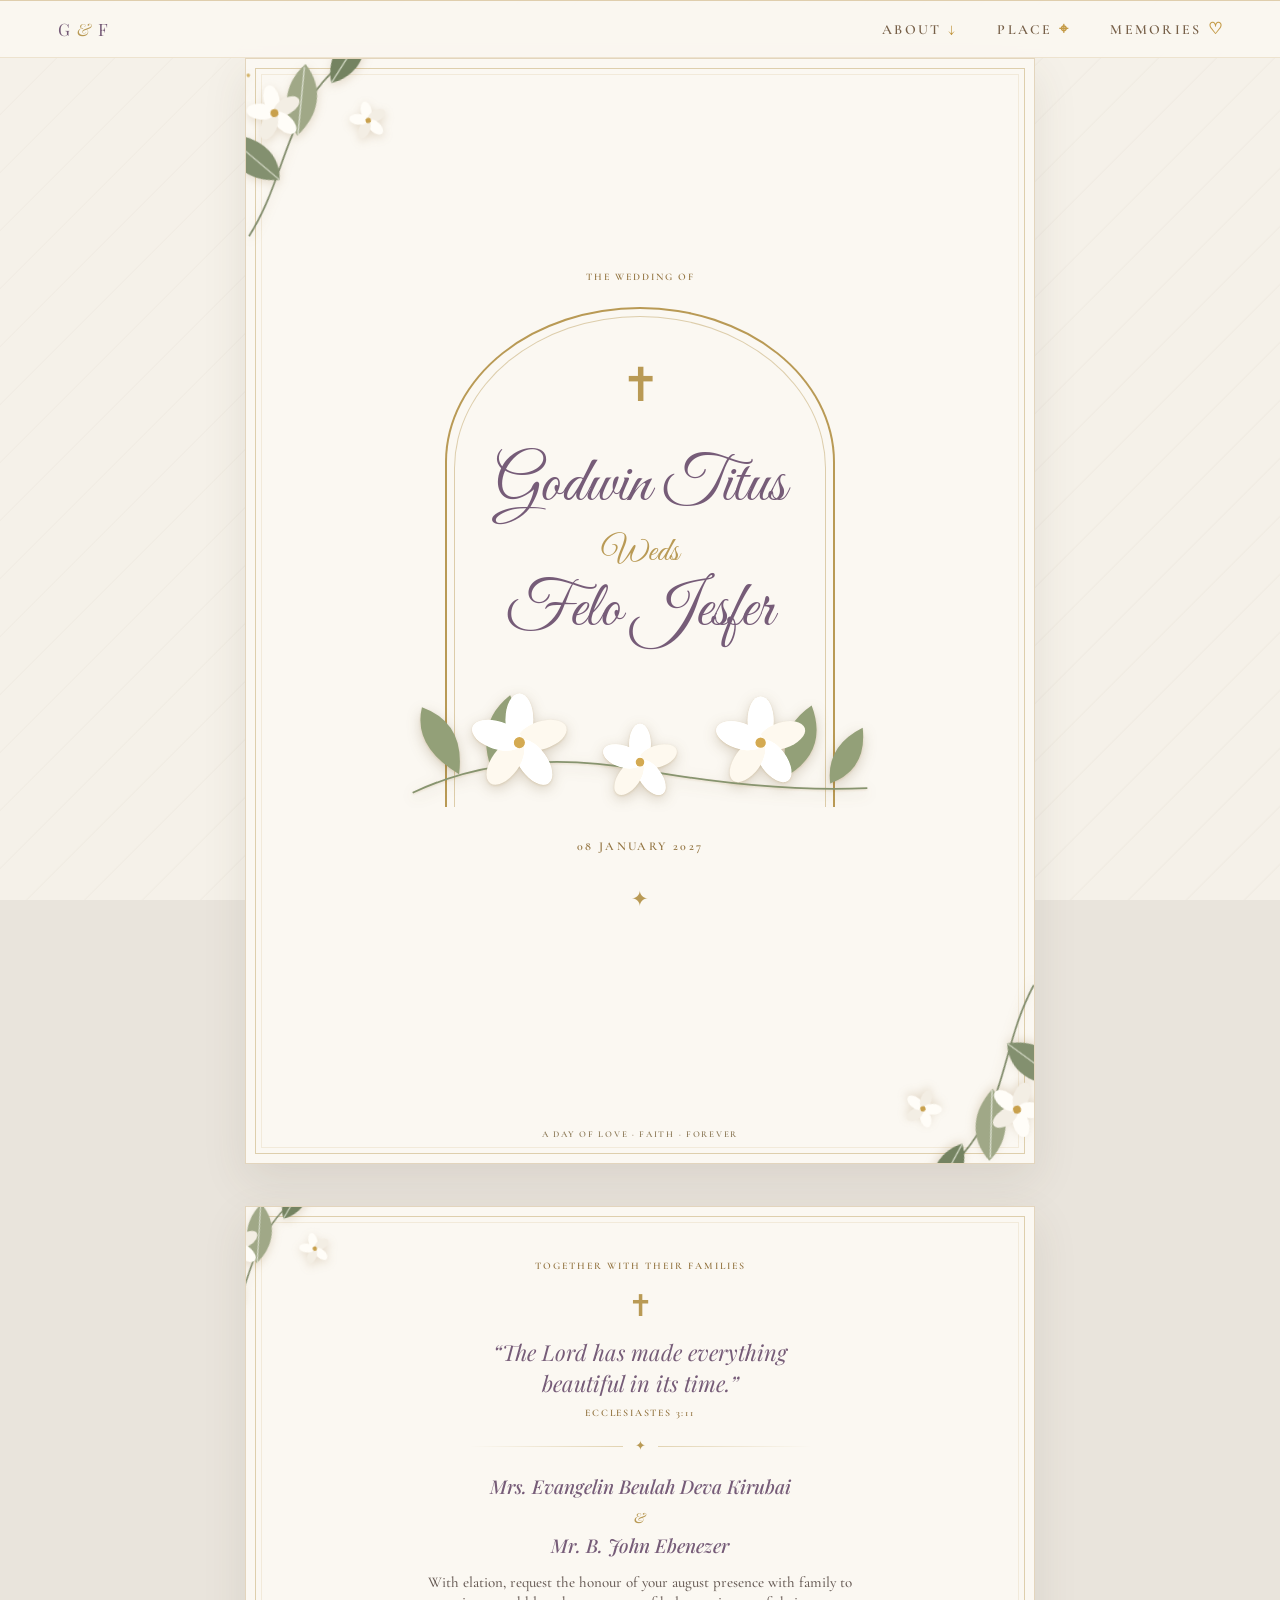
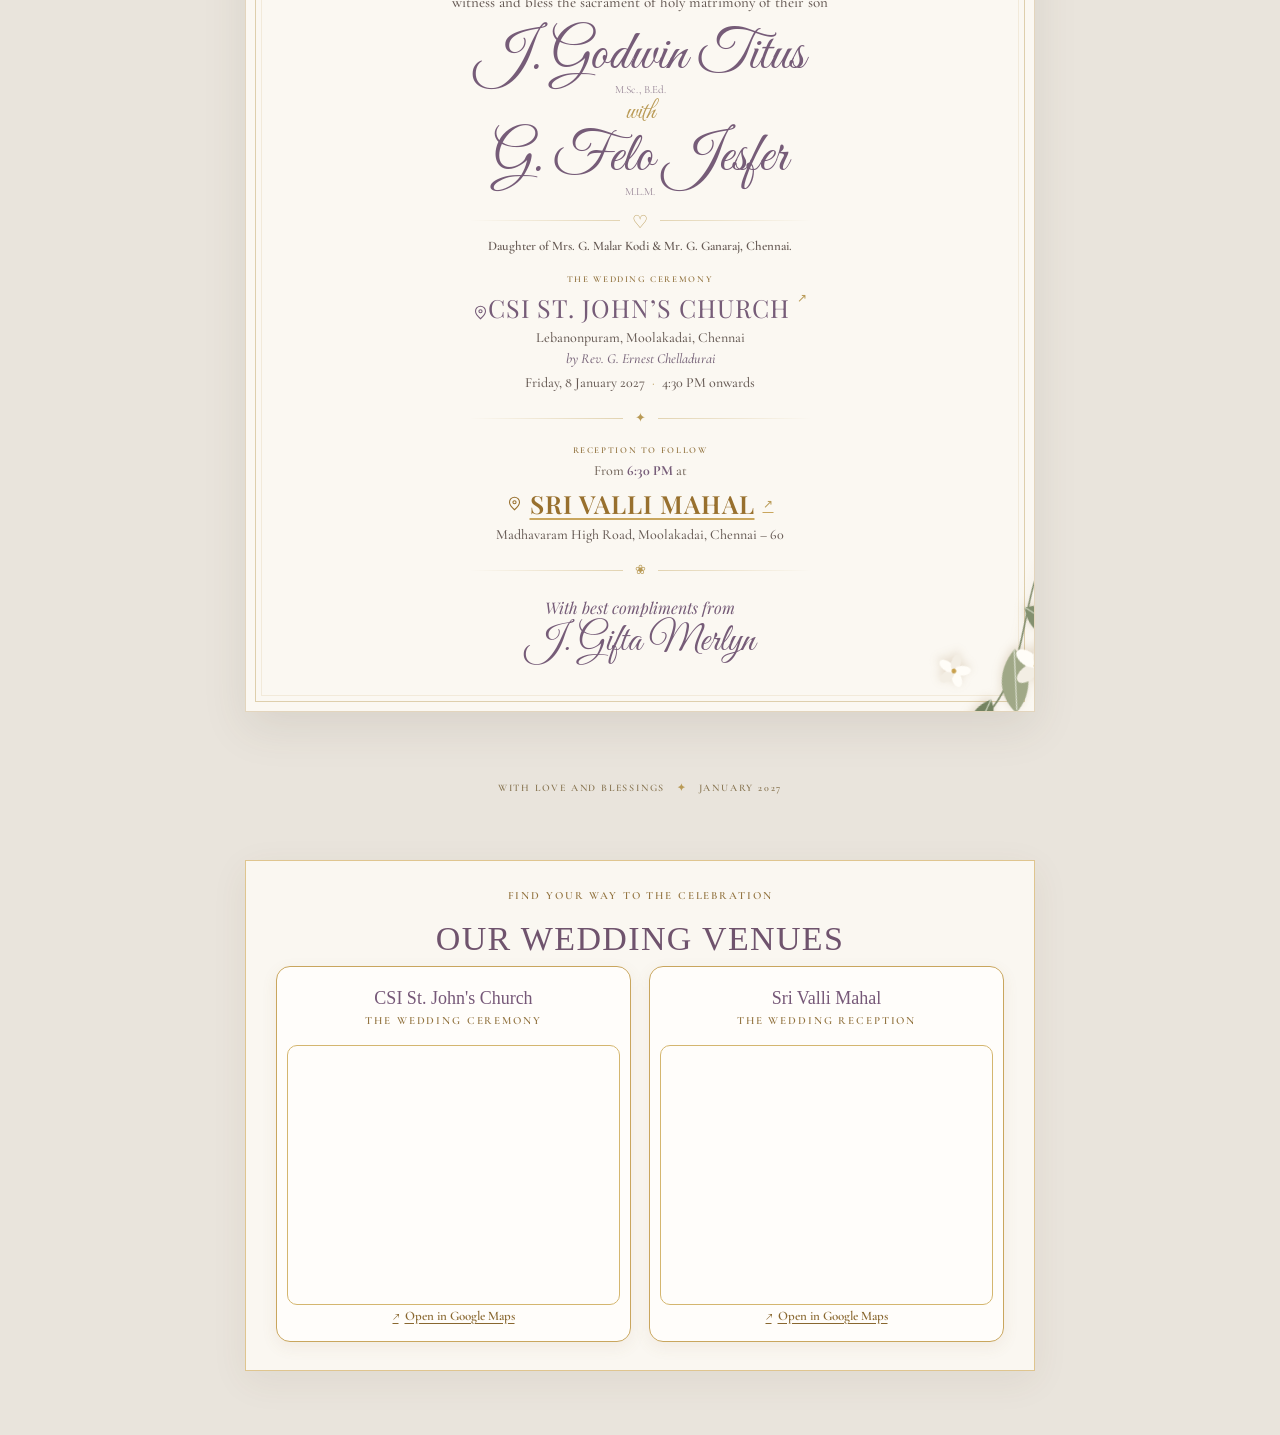
<file: index.html>
<!DOCTYPE html>
<html lang="en">
<head>
<meta charset="UTF-8">
<meta name="viewport" content="width=device-width, initial-scale=1">
<meta name="theme-color" content="#f5f0e8">
<title>Godwin Titus &amp; Felo Jesfer — Wedding Invitation</title>
<link rel="preconnect" href="https://fonts.googleapis.com">
<link rel="preconnect" href="https://fonts.gstatic.com" crossorigin>
<link href="https://fonts.googleapis.com/css2?family=Great+Vibes&family=Cormorant+Garamond:wght@400;500;600;700&family=Playfair+Display:ital,wght@0,400;0,500;1,400&display=swap" rel="stylesheet">
<link rel="stylesheet" href="style.css">
</head>
<body>
<header class="site-header">
  <a class="monogram" href="#top">G <span>&amp;</span> F</a>
  <nav class="top-nav" aria-label="Main navigation">
    <a class="nav-link" href="#invitation">ABOUT <span>↓</span></a>
    <a class="nav-link" href="#venue-maps">PLACE <span>⌖</span></a>
    <a class="nav-link" href="memories.html">MEMORIES <span>♡</span></a>
  </nav>
</header>

<main id="top">
  <div class="spread">
    <!-- COVER PANEL -->
    <section class="panel cover-panel">
      <div class="panel-border"></div>
      <div class="flower-cluster cover-flower-top" aria-hidden="true">
        <svg viewBox="0 0 260 220"><use href="#floral-spray"/></svg>
      </div>
      <div class="flower-cluster cover-flower-bottom" aria-hidden="true">
        <svg viewBox="0 0 260 220"><use href="#floral-spray"/></svg>
      </div>

      <div class="cover-inner">
        <p class="tiny-label">THE WEDDING OF</p>
        <div class="arch">
          <div class="cross-symbol" aria-label="Christian cross">✝</div>
          <p class="cover-name">Godwin Titus</p>
          <p class="weds">Weds</p>
          <p class="cover-name second-name">Felo Jesfer</p>
          <div class="arch-flower-bed" aria-hidden="true"><svg viewBox="0 0 520 190"><use href="#flower-bed"/></svg></div>
        </div>
        <p class="cover-date">08 JANUARY 2027</p>
        <div class="cover-bottom-mark">✦</div>
      </div>
      <p class="panel-caption">A DAY OF LOVE · FAITH · FOREVER</p>
    </section>

    <!-- DETAILS PANEL -->
    <section class="panel details-panel" id="invitation">
      <div class="panel-border"></div>
      <div class="flower-cluster details-flower-top" aria-hidden="true">
        <svg viewBox="0 0 260 220"><use href="#floral-spray"/></svg>
      </div>
      <div class="flower-cluster details-flower-bottom" aria-hidden="true">
        <svg viewBox="0 0 260 220"><use href="#floral-spray"/></svg>
      </div>

      <div class="details-inner">
        <p class="tiny-label">TOGETHER WITH THEIR FAMILIES</p>
        <div class="details-cross">✝</div>
        <p class="bible-verse">“The Lord has made everything<br class="desktop"> beautiful in its time.”</p>
        <p class="verse-reference">ECCLESIASTES 3:11</p>

        <div class="fine-rule"><span>✦</span></div>

        <p class="parents">Mrs. Evangelin Beulah Deva Kirubai<br><i>&amp;</i><br>Mr. B. John Ebenezer</p>
        <p class="invitation-copy">With elation, request the honour of your august presence with family to witness and bless the sacrament of holy matrimony of their son</p>

        <p class="detail-name">J. Godwin Titus</p>
        <p class="qualification">M.Sc., B.Ed.</p>
        <p class="with">with</p>
        <p class="detail-name bride">G. Felo Jesfer</p>
        <p class="qualification">M.L.M.</p>

        <div class="fine-rule rings"><span>♡</span></div>
        <p class="daughter">Daughter of Mrs. G. Malar Kodi &amp; Mr. G. Ganaraj, Chennai.</p>

        <div class="event">
          <p class="event-label">THE WEDDING CEREMONY</p>
          <h2><a href="https://maps.app.goo.gl/CTPTxaFB2FQGS8eA8" target="_blank" rel="noopener"><svg class="venue-icon" viewBox="0 0 24 24" aria-hidden="true"><path d="M20 10c0 5-8 12-8 12S4 15 4 10a8 8 0 1 1 16 0Z"/><circle cx="12" cy="10" r="2.5"/></svg>CSI St. John’s Church <small>↗</small></a></h2>
          <p>Lebanonpuram, Moolakadai, Chennai</p>
          <p class="minister">by Rev. G. Ernest Chelladurai</p>
          <p class="event-date">Friday, 8 January 2027 <b>·</b> 4:30 PM onwards</p>
        </div>

        <div class="fine-rule"><span>✦</span></div>

        <div class="event reception">
          <p class="event-label">RECEPTION TO FOLLOW</p>
          <p class="reception-time">From <strong>6:30 PM</strong> at</p>
          <h2><a class="venue-link" href="https://maps.app.goo.gl/ojfph3kKAt6VKA7F6" target="_blank" rel="noopener noreferrer"><svg class="venue-icon" viewBox="0 0 24 24" aria-hidden="true"><path d="M20 10c0 5-8 12-8 12S4 15 4 10a8 8 0 1 1 16 0Z"/><circle cx="12" cy="10" r="2.5"/></svg>Sri Valli Mahal <small>↗</small></a></h2>
          <p>Madhavaram High Road, Moolakadai, Chennai – 60</p>
        </div>

        <div class="fine-rule"><span>❀</span></div>
        <p class="compliments">With best compliments from</p>
        <p class="sister">J. Gifta Merlyn</p>
      </div>
    </section>
  </div>
</main>

<footer>WITH LOVE AND BLESSINGS <span>✦</span> JANUARY 2027</footer>

<section class="venue-map-section" id="venue-maps">
  <p class="map-caption">Find your way to the celebration</p>
  <h2>Our Wedding Venues</h2>
  <div class="venue-map-grid">
    <article class="venue-map-card">
      <h3>CSI St. John's Church</h3>
      <p class="map-caption">The wedding ceremony</p>
      <iframe src="https://www.google.com/maps/embed?pb=!1m18!1m12!1m3!1d4237.163116487519!2d80.23804566707645!3d13.131106685470506!2m3!1f0!2f0!3f0!3m2!1i1024!2i768!4f13.1!3m3!1m2!1s0x3a526507e43f6335%3A0xe7f99f139ff2ec61!2sCSI%20St.%20John's%20Church%2C%20Lebanonpuram!5e0!3m2!1sen!2sin!4v1794151563024!5m2!1sen!2sin" allowfullscreen="" loading="lazy" referrerpolicy="strict-origin-when-cross-origin" title="Map showing CSI St. John's Church"></iframe>
      <a href="https://maps.app.goo.gl/CTPTxaFB2FQGS8eA8" target="_blank" rel="noopener noreferrer"> <span aria-hidden="true">↗</span> Open in Google Maps</a>
    </article>
    <article class="venue-map-card">
      <h3>Sri Valli Mahal</h3>
      <p class="map-caption">The wedding reception</p>
      <iframe src="https://www.google.com/maps/embed?pb=!1m18!1m12!1m3!1d3885.5409289019462!2d80.2406104!3d13.128242900000002!2m3!1f0!2f0!3f0!3m2!1i1024!2i768!4f13.1!3m3!1m2!1s0x3a52650709861c19%3A0x9b02763c61dd2697!2sSri%20Valli%20Mahal!5e0!3m2!1sen!2sin!4v1794151668645!5m2!1sen!2sin" allowfullscreen="" loading="lazy" referrerpolicy="strict-origin-when-cross-origin" title="Map showing Sri Valli Mahal"></iframe>
      <a href="https://maps.app.goo.gl/ojfph3kKAt6VKA7F6" target="_blank" rel="noopener noreferrer"> <span aria-hidden="true">↗</span> Open in Google Maps</a>
    </article>
  </div>
</section>


<div class="petal-layer" aria-hidden="true"></div>
<svg class="svg-library" xmlns="http://www.w3.org/2000/svg">
  <symbol id="floral-spray" viewBox="0 0 260 220">
    <path d="M18 205 C62 160 76 111 119 67 C149 36 184 25 222 8" fill="none" stroke="#7f896b" stroke-width="2"/>
    <path d="M65 150 C24 145 12 115 18 88 C49 94 73 119 65 150Z" fill="#849071"/>
    <path d="M65 150 L20 92" stroke="#cbd0bd" stroke-width="1.5" fill="none"/>
    <path d="M95 105 C80 69 98 40 121 28 C136 59 124 88 95 105Z" fill="#a0a889"/>
    <path d="M96 104 L119 31" stroke="#dce0d1" stroke-width="1.5" fill="none"/>
    <path d="M145 55 C145 23 169 6 194 5 C193 34 173 54 145 55Z" fill="#758363"/>
    <path d="M145 55 L191 8" stroke="#d4dac8" stroke-width="1.5" fill="none"/>
    <g transform="translate(75 75)">
      <ellipse cy="-16" rx="9" ry="16" fill="#fffdf8"/><ellipse cx="15" cy="-5" rx="9" ry="16" transform="rotate(72 15 -5)" fill="#f3eee5"/>
      <ellipse cx="9" cy="13" rx="9" ry="16" transform="rotate(144 9 13)" fill="#fffdf8"/><ellipse cx="-9" cy="13" rx="9" ry="16" transform="rotate(216 -9 13)" fill="#f3eee5"/>
      <ellipse cx="-15" cy="-5" rx="9" ry="16" transform="rotate(288 -15 -5)" fill="#fffdf8"/><circle r="4.5" fill="#c5a052"/>
    </g>
    <g transform="translate(177 105) scale(.68)">
      <ellipse cy="-16" rx="9" ry="16" fill="#fffdf8"/><ellipse cx="15" cy="-5" rx="9" ry="16" transform="rotate(72 15 -5)" fill="#f3eee5"/>
      <ellipse cx="9" cy="13" rx="9" ry="16" transform="rotate(144 9 13)" fill="#fffdf8"/><ellipse cx="-9" cy="13" rx="9" ry="16" transform="rotate(216 -9 13)" fill="#f3eee5"/>
      <ellipse cx="-15" cy="-5" rx="9" ry="16" transform="rotate(288 -15 -5)" fill="#fffdf8"/><circle r="4.5" fill="#c5a052"/>
    </g>
    <g fill="#d2b46f"><circle cx="34" cy="51" r="3"/><circle cx="45" cy="39" r="2.5"/><circle cx="55" cy="27" r="2"/></g>
  </symbol>

<symbol id="flower-bed" viewBox="0 0 520 190">
 <path d="M15 170 Q120 120 260 145 T505 165" fill="none" stroke="#879273" stroke-width="2"/>
 <path d="M65 150 Q15 120 25 78 Q72 95 65 150Z M100 145 Q82 95 120 65 Q145 112 100 145Z M420 151 Q405 103 445 76 Q463 124 420 151Z M465 160 Q460 120 500 100 Q505 145 465 160Z" fill="#929d7c"/>
 <g transform="translate(130 116)"><ellipse cy="-25" rx="15" ry="28" fill="#fff"/><ellipse cx="24" cy="-8" rx="15" ry="28" transform="rotate(72 24 -8)" fill="#f4f0e8"/><ellipse cx="15" cy="21" rx="15" ry="28" transform="rotate(144 15 21)" fill="#fff"/><ellipse cx="-15" cy="21" rx="15" ry="28" transform="rotate(216 -15 21)" fill="#f4f0e8"/><ellipse cx="-24" cy="-8" rx="15" ry="28" transform="rotate(288 -24 -8)" fill="#fff"/><circle r="6" fill="#caa75e"/></g>
 <g transform="translate(260 137) scale(.78)"><ellipse cy="-25" rx="15" ry="28" fill="#fff"/><ellipse cx="24" cy="-8" rx="15" ry="28" transform="rotate(72 24 -8)" fill="#f4f0e8"/><ellipse cx="15" cy="21" rx="15" ry="28" transform="rotate(144 15 21)" fill="#fff"/><ellipse cx="-15" cy="21" rx="15" ry="28" transform="rotate(216 -15 21)" fill="#f4f0e8"/><ellipse cx="-24" cy="-8" rx="15" ry="28" transform="rotate(288 -24 -8)" fill="#fff"/><circle r="6" fill="#caa75e"/></g>
 <g transform="translate(390 116) scale(.94)"><ellipse cy="-25" rx="15" ry="28" fill="#fff"/><ellipse cx="24" cy="-8" rx="15" ry="28" transform="rotate(72 24 -8)" fill="#f4f0e8"/><ellipse cx="15" cy="21" rx="15" ry="28" transform="rotate(144 15 21)" fill="#fff"/><ellipse cx="-15" cy="21" rx="15" ry="28" transform="rotate(216 -15 21)" fill="#f4f0e8"/><ellipse cx="-24" cy="-8" rx="15" ry="28" transform="rotate(288 -24 -8)" fill="#fff"/><circle r="6" fill="#caa75e"/></g>
</symbol>
</svg>
<script src="script.js"></script>
</body>
</html>
</file>
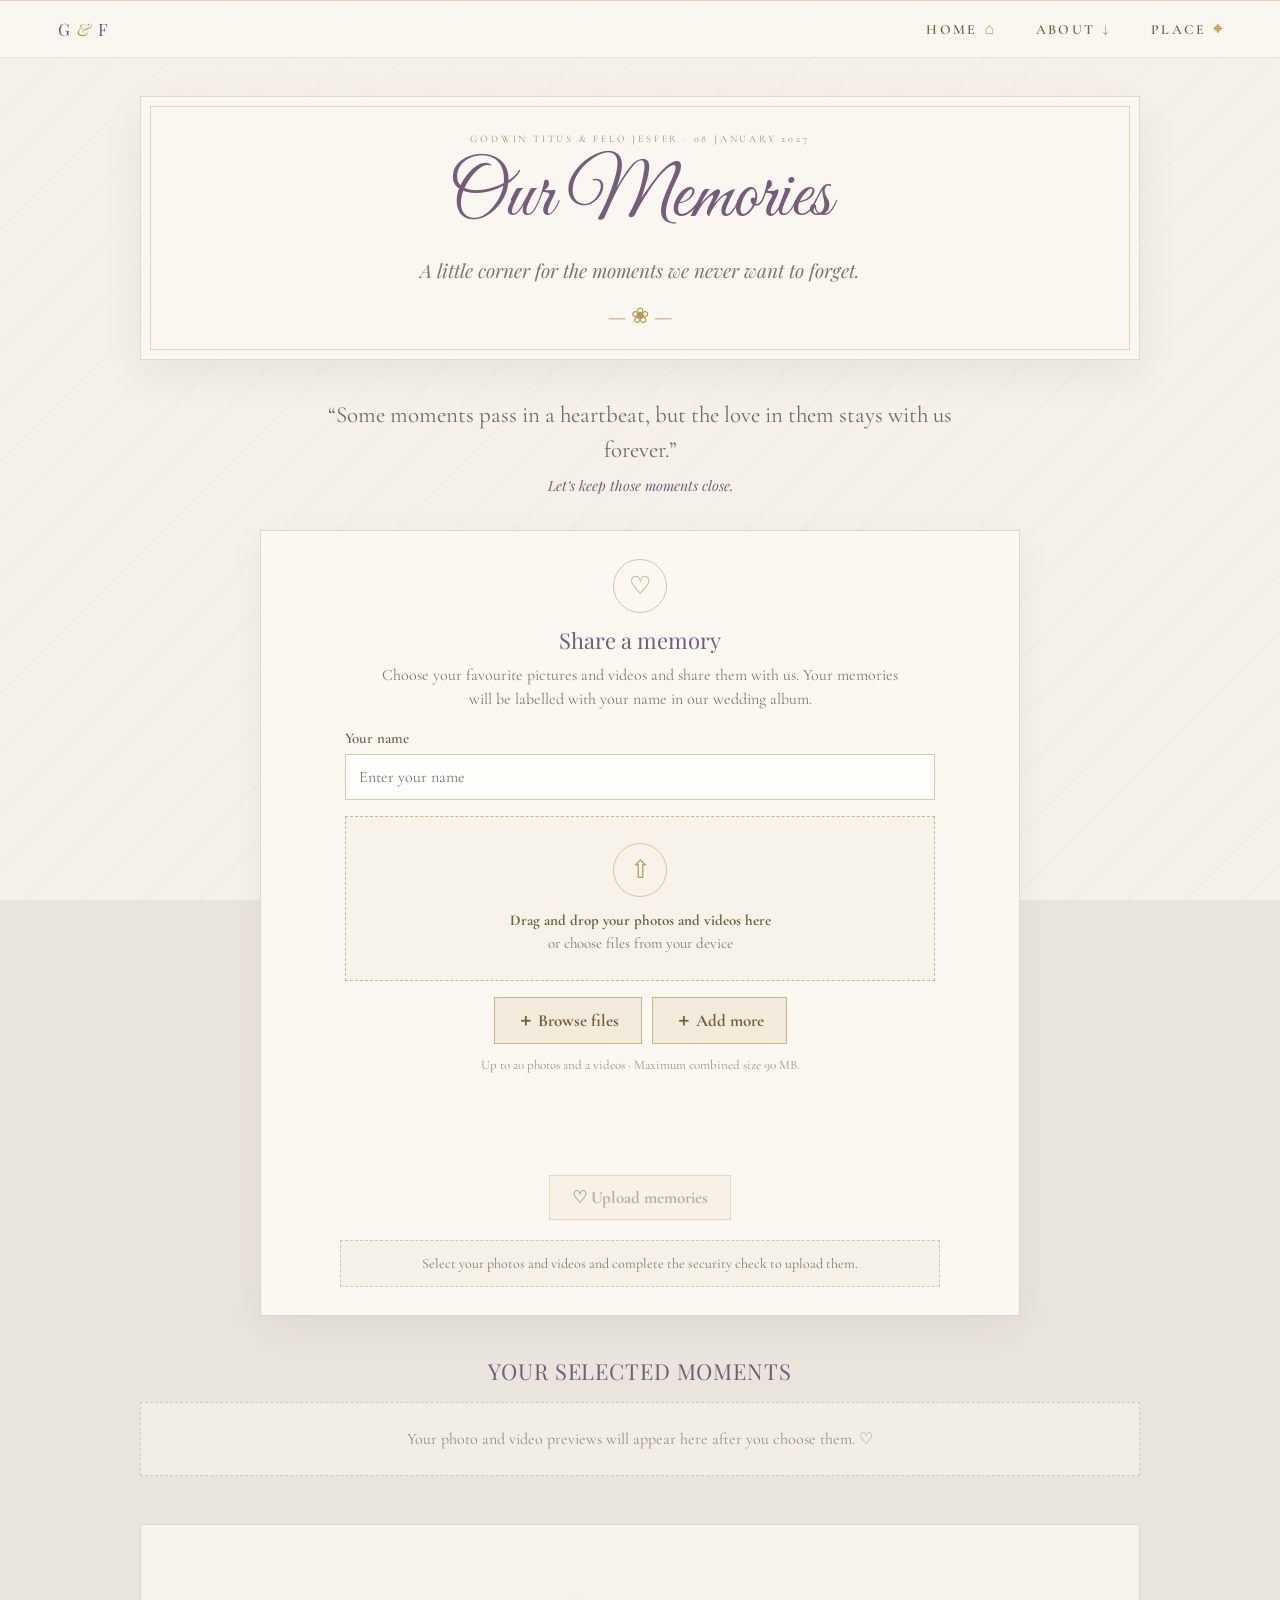
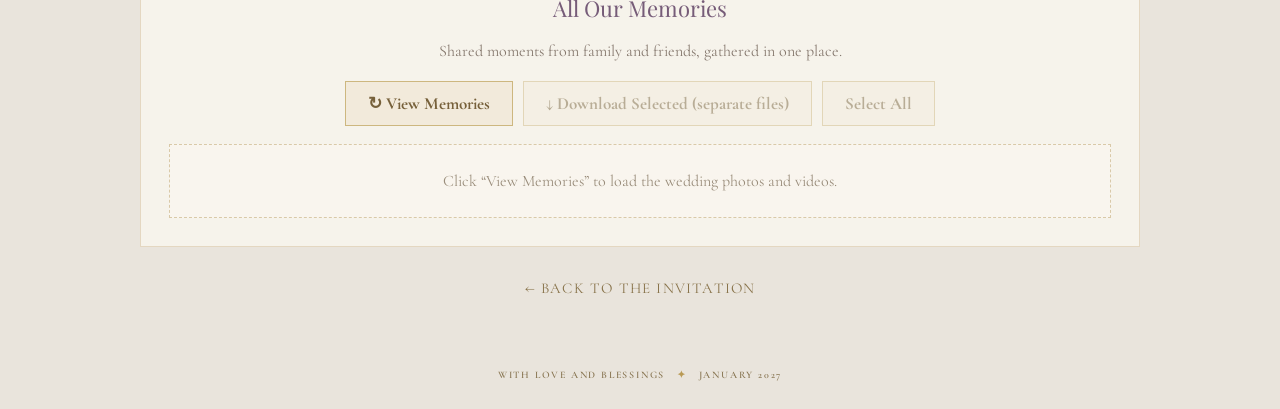
<file: memories.html>
<!DOCTYPE html>
<html lang="en">
<head>
<meta charset="UTF-8">
<meta name="viewport" content="width=device-width, initial-scale=1">
<meta name="theme-color" content="#f5f0e8">

<title>Our Memories</title>

<link rel="preconnect" href="https://fonts.googleapis.com">
<link rel="preconnect" href="https://fonts.gstatic.com" crossorigin>
<link href="https://fonts.googleapis.com/css2?family=Great+Vibes&family=Cormorant+Garamond:wght@400;500;600;700&family=Playfair+Display:ital,wght@0,400;0,500;1,400&display=swap" rel="stylesheet">

<link rel="stylesheet" href="style.css">

<script src="https://challenges.cloudflare.com/turnstile/v0/api.js" async defer></script>

<style>
.memories-page{min-height:calc(100vh - 110px);padding:38px 18px 72px}
.memories-wrap{max-width:1000px;margin:auto}
.memory-hero{text-align:center;position:relative;padding:36px 20px 30px;background:rgba(251,248,242,.78);border:1px solid #e5d9c4;box-shadow:0 15px 40px rgba(77,65,50,.07)}
.memory-hero:before{content:"";position:absolute;inset:9px;border:1px solid rgba(185,154,85,.36);pointer-events:none}
.memory-kicker{font-size:10px;letter-spacing:.28em;color:#a28d64;margin:0 0 14px}
.memory-title{font-family:"Great Vibes",cursive;font-size:clamp(48px,8vw,78px);font-weight:400;color:var(--purple);line-height:1;margin:0}
.memory-subtitle{font-family:"Playfair Display",serif;font-style:italic;font-size:clamp(15px,2vw,19px);color:#81746b;max-width:600px;line-height:1.6;margin:18px auto 0}
.memory-flourish{color:var(--gold);font-size:22px;margin-top:18px}
.memory-quote{text-align:center;max-width:700px;margin:38px auto 34px;color:#76695e;font-size:clamp(18px,2.5vw,23px);line-height:1.5}
.memory-quote span{display:block;font-family:"Playfair Display",serif;font-style:italic;color:var(--purple);font-size:14px;margin-top:8px}

.upload-panel{max-width:760px;margin:0 auto;background:#fbf8f2;border:1px solid #e4d7c1;padding:28px;box-shadow:0 12px 35px rgba(77,65,50,.06);text-align:center}
.upload-icon{width:54px;height:54px;margin:0 auto 12px;border:1px solid #d8c49a;border-radius:50%;display:grid;place-items:center;color:var(--gold);font-size:25px}
.upload-panel h2,.gallery-section h2{font-size:22px;text-transform:none;letter-spacing:0;margin:4px 0 8px}
.upload-panel>p{font-size:16px;line-height:1.5;color:#85786d;margin:0 auto 18px;max-width:530px}
.choose-button,.action-button{display:inline-flex;align-items:center;justify-content:center;gap:9px;padding:11px 22px;background:#f2eadb;border:1px solid #cdb77f;color:#76603a;font-family:"Cormorant Garamond",serif;font-size:17px;font-weight:700;cursor:pointer;transition:background .2s,transform .2s;text-decoration:none}
.choose-button:hover,.action-button:hover{background:#eadfc9;transform:translateY(-1px)}
button:disabled{opacity:.48;cursor:not-allowed;transform:none}
#photoInput{position:absolute;width:1px;height:1px;opacity:0;pointer-events:none}

.guest-name-wrap{max-width:590px;margin:0 auto 16px;text-align:left}
.guest-name-wrap label{display:block;margin:0 0 7px;color:#76603a;font-size:15px;font-weight:600}
.guest-name-wrap input{width:100%;box-sizing:border-box;padding:12px 13px;border:1px solid #d8c9aa;background:#fffdf9;color:#62564a;font:16px "Cormorant Garamond",serif;outline:none}
.guest-name-wrap input:focus{border-color:#a88a4b;box-shadow:0 0 0 2px rgba(168,138,75,.13)}

.drop-zone{max-width:590px;margin:0 auto 16px;padding:26px 18px;border:1.5px dashed #cbb783;background:rgba(246,240,228,.55);transition:background .2s,border-color .2s,transform .2s;cursor:pointer}
.drop-zone.drag-over{background:#efe5d2;border-color:#a88a4b;transform:scale(1.01)}
.drop-zone p{margin:0;color:#85786d;font-size:15px;line-height:1.5}
.drop-zone strong{color:#76603a}
.upload-actions{display:flex;justify-content:center;gap:10px;flex-wrap:wrap}
.upload-note{font-size:13px!important;color:#a0917d!important;margin:12px auto 0!important}

.drive-status{margin:20px auto 0;padding:12px 14px;max-width:600px;background:#f5f1e9;border:1px dashed #d7c8a8;color:#88795f;font-size:14px;line-height:1.5}
.turnstile-wrap{display:flex;justify-content:center;margin:16px auto 4px;min-height:65px}

.drive-fallback{display:none;max-width:600px;margin:18px auto 0;padding:17px;background:#f5f0e5;border:1px solid #cdb77f;text-align:center}
.drive-fallback.show{display:block}
.drive-fallback strong{display:block;color:#76603a;font-family:"Playfair Display",serif;font-size:17px;margin-bottom:7px}
.drive-fallback p{color:#85786d;font-size:14px;line-height:1.5;margin:0 0 13px}
.drive-direct-link{display:inline-flex;align-items:center;justify-content:center;padding:10px 18px;background:#f2eadb;border:1px solid #cdb77f;color:#76603a;text-decoration:none;font-weight:700;font-family:"Cormorant Garamond",serif;font-size:17px}
.drive-direct-link:hover{background:#eadfc9}

.preview-heading,.gallery-section h2{font-family:"Playfair Display",serif;font-size:22px;font-weight:400;color:var(--purple);text-align:center;margin:40px 0 16px}
.preview-grid,.gallery-grid{display:grid;grid-template-columns:repeat(3,minmax(0,1fr));gap:16px}
.preview-card,.gallery-card{background:#fbf8f2;border:1px solid #e4d7c1;padding:8px;box-shadow:0 8px 22px rgba(77,65,50,.06);min-width:0;position:relative}
.preview-card{border:1px solid #cdb77f;box-shadow:0 0 9px rgba(65,150,90,.17)}
.preview-grid.over-limit .preview-card{border:2px solid #d83a3a;box-shadow:0 0 12px rgba(220,40,40,.55)}
.preview-card img,.gallery-card img,.preview-card video,.gallery-card video{width:100%;height:210px;object-fit:cover;display:block;background:#eee7da}
.preview-card video,.gallery-card video{object-fit:contain}
.preview-card p,.gallery-card p{font-size:14px;color:#82766a;overflow-wrap:anywhere;margin:8px 3px 2px}
.file-size{font-size:12px!important;color:#a0917d!important}
.remove-file{position:absolute;top:13px;right:13px;width:29px;height:29px;border:1px solid #c9a6a0;border-radius:50%;background:rgba(255,250,245,.95);color:#9c3939;font-size:19px;cursor:pointer;z-index:2}
.file-placeholder{height:210px;display:flex;flex-direction:column;align-items:center;justify-content:center;gap:8px;background:#f1eadf;color:#76603a;overflow-wrap:anywhere;padding:10px;box-sizing:border-box}
.file-placeholder strong{font-size:30px}
.file-placeholder span{font-size:13px;text-align:center}
.preview-empty,.gallery-empty{text-align:center;padding:26px 15px;border:1px dashed #d9c9a8;color:#9a8d7b;font-size:16px;background:rgba(251,248,242,.5)}

.gallery-section{margin-top:48px;padding:28px;background:rgba(251,248,242,.72);border:1px solid #e4d7c1;text-align:center}
.gallery-intro{color:#85786d;line-height:1.5}
.gallery-toolbar{display:flex;gap:10px;justify-content:center;align-items:center;flex-wrap:wrap;margin:18px 0}
.gallery-card{padding:7px;text-align:left}
.gallery-card .photo-actions{display:flex;align-items:center;justify-content:space-between;gap:8px;padding:7px 2px 2px}
.gallery-card label{font-size:13px;color:#76603a;display:flex;align-items:center;gap:6px}
.gallery-card button{border:1px solid #cdb77f;background:#f2eadb;color:#76603a;padding:6px 9px;cursor:pointer;font:14px "Cormorant Garamond",serif}
.gallery-card .photo-name{overflow:hidden;text-overflow:ellipsis;white-space:nowrap}

.lightbox{position:fixed;inset:0;background:rgba(28,23,20,.92);z-index:1000;display:none;align-items:center;justify-content:center;padding:22px}
.lightbox.open{display:flex}
.lightbox img,.lightbox video{max-width:min(94vw,1100px);max-height:84vh;object-fit:contain}
.lightbox-close{position:absolute;top:15px;right:20px;color:white;background:transparent;border:0;font-size:34px;cursor:pointer}
.lightbox-download{position:absolute;bottom:18px;left:50%;transform:translateX(-50%);background:#f2eadb;color:#76603a;border:1px solid #cdb77f;padding:10px 18px;cursor:pointer;font:16px "Cormorant Garamond",serif}
.back-home{display:block;text-align:center;margin:32px auto 0;color:#88734a;text-decoration:none;font-size:15px;letter-spacing:.08em}
.back-home:hover{text-decoration:underline}

@media(max-width:650px){
.memories-page{padding:22px 12px 48px}
.memory-hero{padding:30px 14px 24px}
.upload-panel,.gallery-section{padding:23px 16px}
.preview-grid,.gallery-grid{grid-template-columns:repeat(2,minmax(0,1fr));gap:10px}
.preview-card img,.gallery-card img,.preview-card video,.gallery-card video,.file-placeholder{height:155px}
}
@media(max-width:380px){
.preview-grid,.gallery-grid{grid-template-columns:1fr}
.preview-card img,.gallery-card img,.preview-card video,.gallery-card video,.file-placeholder{height:220px}
}

.preview-card {
  position: relative;
  border: 1px solid #c9a34a;
  border-radius: 12px;
  padding: 10px;
  box-shadow: 0 0 9px rgba(130, 180, 105, .25);
  transition: .2s ease;
}
.preview-card.over-limit {
  border: 2px solid #e53935;
  box-shadow: 0 0 9px rgba(229, 57, 53, .65), 0 0 20px rgba(229, 57, 53, .35);
}
.preview-card img, .preview-card video, .preview-card .file-placeholder {
  width: 100%;
  aspect-ratio: 1;
  object-fit: cover;
  border-radius: 8px;
}
.preview-card .file-size { font-size: 12px; color: #81746b; }
.preview-card .remove-file {
  border: 0; background: #8d2525; color: white; border-radius: 50%;
  width: 28px; height: 28px; cursor: pointer; position: absolute;
  top: 14px; right: 14px; z-index: 3;
}
.upload-progress {
  height: 8px; background: #e8dfd0; border-radius: 20px;
  overflow: hidden; margin-top: 10px;
}
.upload-progress > div {
  height: 100%; width: 0; background: #b99a55; transition: width .2s ease;
}
.drive-platform-actions {
  display: flex; justify-content: center; align-items: center;
  gap: 10px; flex-wrap: wrap;
}
.drive-platform-link {
  display: inline-flex; align-items: center; justify-content: center;
  padding: 10px 18px; border: 1px solid #cdb77f; background: #f2eadb;
  color: #76603a; text-decoration: none;
  font: 700 17px "Cormorant Garamond", serif;
  transition: background .2s ease, transform .2s ease;
}
.drive-platform-link:hover { background: #eadfc9; transform: translateY(-1px); }

</style>
</head>

<body>

<header class="site-header">
<a class="monogram" href="index.html">G <span>&amp;</span> F</a>
<nav class="top-nav" aria-label="Main navigation">
<a class="nav-link" href="index.html">HOME <span>⌂</span></a>
<a class="nav-link" href="index.html#invitation">ABOUT <span>↓</span></a>
<a class="nav-link" href="index.html#venue-maps">PLACE <span>⌖</span></a>
</nav>
</header>

<main class="memories-page">
<div class="memories-wrap">

<section class="memory-hero">
<p class="memory-kicker">GODWIN TITUS &amp; FELO JESFER · 08 JANUARY 2027</p>
<h1 class="memory-title">Our Memories</h1>
<p class="memory-subtitle">A little corner for the moments we never want to forget.</p>
<div class="memory-flourish">— ❀ —</div>
</section>

<p class="memory-quote">
“Some moments pass in a heartbeat, but the love in them stays with us forever.”
<span>Let’s keep those moments close.</span>
</p>

<section class="upload-panel" aria-labelledby="uploadTitle">

<div class="upload-icon" aria-hidden="true">♡</div>
<h2 id="uploadTitle">Share a memory</h2>
<p>Choose your favourite pictures and videos and share them with us. Your memories will be labelled with your name in our wedding album.</p>

<div class="guest-name-wrap">
<label for="guestName">Your name</label>
<input id="guestName" type="text" maxlength="60" autocomplete="name" placeholder="Enter your name" required>
</div>

<div id="dropZone" class="drop-zone" tabindex="0" role="button" aria-label="Drop photos and videos here or browse to choose files">
<div class="upload-icon" aria-hidden="true">⇧</div>
<p><strong>Drag and drop your photos and videos here</strong></p>
<p>or choose files from your device</p>
</div>

<div class="upload-actions">
<label class="choose-button" for="photoInput">＋ Browse files</label>
<button id="addMoreButton" class="choose-button" type="button">＋ Add more</button>
</div>

<input
id="photoInput"
type="file"
accept="image/*,video/*,.heic,.heif,.heic-sequence,.heif-sequence,.avif,.mkv,.avi,.mov,.mp4,.webm,.m4v,.3gp"
multiple
hidden
>

<p class="upload-note">
Up to 20 photos and 2 videos · Maximum combined size 90 MB.
</p>

<div class="turnstile-wrap">
<div class="cf-turnstile" data-sitekey="0x4AAAAAAF5nAHyzapfdiYG5" data-theme="light"></div>
</div>

<button id="uploadButton" class="choose-button" type="button" style="margin-top:14px" disabled>♡ Upload memories</button>

<div id="driveStatus" class="drive-status" role="status" aria-live="polite">
Select your photos and videos and complete the security check to upload them.
</div>

<div id="driveFallback" class="drive-fallback">
<strong>File too large for this upload</strong>
<p>
Your selected files exceed the 90 MB upload limit. You can upload your photos and videos directly to our Google Drive folder instead.
</p>
<div class="drive-platform-actions">
  <a
    class="drive-platform-link"
    href="intent://drive.google.com/drive/folders/1Xou4mxtRpqoddent5UILPhwR86QX1p0q#Intent;scheme=https;package=com.google.android.apps.docs;S.browser_fallback_url=https%3A%2F%2Fdrive.google.com%2Fdrive%2Ffolders%2F1Xou4mxtRpqoddent5UILPhwR86QX1p0q;end"
    target="_blank"
    rel="noopener noreferrer"
  >Android · Open Drive</a>
  <a
    class="drive-platform-link"
    href="https://drive.google.com/drive/folders/1Xou4mxtRpqoddent5UILPhwR86QX1p0q"
    target="_blank"
    rel="noopener noreferrer"
  >Apple · Open Drive</a>
</div>
</div>

</section>

<h2 class="preview-heading">Your selected moments</h2>
<div id="previewGrid" class="preview-empty" aria-live="polite">
Your photo and video previews will appear here after you choose them. ♡
</div>

<section class="gallery-section" id="all-memories">
<h2>All Our Memories</h2>
<p class="gallery-intro">Shared moments from family and friends, gathered in one place.</p>

<div class="gallery-toolbar">
<button id="refreshGallery" class="action-button" type="button">↻ View Memories</button>
<button id="downloadSelected" class="action-button" type="button" disabled>↓ Download Selected (separate files)</button>
<button id="selectAll" class="action-button" type="button" disabled>Select All</button>
</div>

<div id="galleryStatus" class="gallery-empty" aria-live="polite">
Click “View Memories” to load the wedding photos and videos.
</div>
<div id="galleryGrid" class="gallery-grid"></div>
</section>

<a class="back-home" href="index.html">← BACK TO THE INVITATION</a>

</div>
</main>

<footer>WITH LOVE AND BLESSINGS <span>✦</span> JANUARY 2027</footer>

<div id="lightbox" class="lightbox" role="dialog" aria-modal="true" aria-label="Memory preview">
<button class="lightbox-close" id="lightboxClose" aria-label="Close">×</button>
<img id="lightboxImage" alt="Wedding memory" hidden>
<video id="lightboxVideo" controls playsinline hidden></video>
<button class="lightbox-download" id="lightboxDownload">↓ Download</button>
</div>

<script>
"use strict";

/* =====================================
   CONFIGURATION
===================================== */

const API = "https://wedding-photo-upload-api.weddingmemoriesgf.workers.dev";

const DRIVE_FOLDER =
"https://drive.google.com/drive/folders/1Xou4mxtRpqoddent5UILPhwR86QX1p0q?usp=drive_link";

const MAX_PHOTOS = 20;
const MAX_VIDEOS = 2;
const MAX_TOTAL_SIZE = 90 * 1024 * 1024;
const MAX_FILE_SIZE = 90 * 1024 * 1024;

const input = document.getElementById("photoInput");
const grid = document.getElementById("previewGrid");
const dropZone = document.getElementById("dropZone");
const nameInput = document.getElementById("guestName");
const uploadButton = document.getElementById("uploadButton");
const statusBox = document.getElementById("driveStatus");
const addMoreButton = document.getElementById("addMoreButton");
const driveFallback = document.getElementById("driveFallback");

let selectedFiles = [];
let previewUrls = [];
let galleryItems = [];
let lightboxItem = null;
let uploadQueue = null;
let uploadBusy = false;

/* =====================================
   FILE TYPES
===================================== */

const imageExtensions = [
"jpg","jpeg","png","webp","heic","heif",
"heic-sequence","heif-sequence","avif","gif"
];

const videoExtensions = [
"mp4","mov","webm","m4v","3gp","avi","mkv"
];

const mimeByExtension = {
jpg:"image/jpeg",
jpeg:"image/jpeg",
png:"image/png",
webp:"image/webp",
heic:"image/heic",
heif:"image/heif",
"heic-sequence":"image/heic-sequence",
"heif-sequence":"image/heif-sequence",
avif:"image/avif",
gif:"image/gif",
mp4:"video/mp4",
mov:"video/quicktime",
webm:"video/webm",
m4v:"video/x-m4v",
"3gp":"video/3gpp",
avi:"video/x-msvideo",
mkv:"video/x-matroska"
};

function getExtension(filename) {
const parts = filename.toLowerCase().split(".");
return parts.length > 1 ? parts.pop() : "";
}

function getFileType(file) {
const ext = getExtension(file.name);

if (imageExtensions.includes(ext)) return "photo";
if (videoExtensions.includes(ext)) return "video";
if (file.type.startsWith("image/")) return "photo";
if (file.type.startsWith("video/")) return "video";

return null;
}

function getMimeType(file) {
const ext = getExtension(file.name);
return file.type || mimeByExtension[ext] || "application/octet-stream";
}

function formatSize(bytes) {
return (bytes / (1024 * 1024)).toFixed(2) + " MB";
}

function totalSize() {
return selectedFiles.reduce((sum,file) => sum + file.size,0);
}

function photoCount() {
return selectedFiles.filter(file => getFileType(file) === "photo").length;
}

function videoCount() {
return selectedFiles.filter(file => getFileType(file) === "video").length;
}

function hasOversizedFile() {
return selectedFiles.some(file => file.size > MAX_FILE_SIZE);
}

function exceedsLimit() {
return totalSize() > MAX_TOTAL_SIZE || hasOversizedFile();
}

function safeName(value) {
return (value || "")
.trim()
.normalize("NFKC")
.replace(/[^\p{L}\p{N} -]/gu,"")
.replace(/\s+/g,"_")
.replace(/_+/g,"_")
.slice(0,40)
.replace(/^[_-]+|[_-]+$/g,"") || "Guest";
}

/* =====================================
   DRIVE FALLBACK
===================================== */

function showDriveFallback(show) {
driveFallback.classList.toggle("show",show);
}

function updateLimitMessage() {
if (hasOversizedFile()) {
statusBox.textContent =
"One or more files exceed 90 MB. Please upload those files directly to Google Drive using the link below.";
showDriveFallback(true);
return;
}

if (totalSize() > MAX_TOTAL_SIZE) {
statusBox.textContent =
"Your combined selection exceeds 90 MB. Please remove some files or upload them directly to Google Drive using the link below.";
showDriveFallback(true);
return;
}

showDriveFallback(false);
}

/* =====================================
   UPLOAD BUTTON STATE
===================================== */

function updateUploadState() {
const validName = nameInput.value.trim().length > 0;
const validCount =
photoCount() <= MAX_PHOTOS &&
videoCount() <= MAX_VIDEOS;

const validSize = !exceedsLimit();
const hasFiles = selectedFiles.length > 0;

uploadButton.disabled =
uploadBusy ||
!hasFiles ||
!validName ||
!validCount ||
!validSize;

addMoreButton.disabled = uploadBusy || !!uploadQueue;
input.disabled = uploadBusy || !!uploadQueue;
}

/* =====================================
   ADD FILES
===================================== */

function addFiles(fileList) {
if (uploadBusy || uploadQueue) {
statusBox.textContent =
"Please finish the current upload before changing your selection.";
return;
}

const incoming = Array.from(fileList || []);
let added = 0;

for (const file of incoming) {
const type = getFileType(file);

if (!type) {
statusBox.textContent = "Unsupported file: " + file.name;
continue;
}

const duplicate = selectedFiles.some(existing =>
existing.name === file.name &&
existing.size === file.size &&
existing.lastModified === file.lastModified
);

if (duplicate) continue;

if (type === "photo" && photoCount() >= MAX_PHOTOS) {
statusBox.textContent = "You can select a maximum of 20 photos.";
continue;
}

if (type === "video" && videoCount() >= MAX_VIDEOS) {
statusBox.textContent = "You can select a maximum of 2 videos.";
continue;
}

selectedFiles.push(file);
added++;
}

if (added > 0) {
statusBox.textContent =
`${selectedFiles.length} file(s) selected. Review your files before uploading.`;
}

renderPreviews();
updateLimitMessage();
}

/* =====================================
   PREVIEWS
===================================== */

function renderPreviews() {
previewUrls.forEach(url => URL.revokeObjectURL(url));
previewUrls = [];

if (!selectedFiles.length) {
grid.className = "preview-empty";
grid.textContent =
"Your photo and video previews will appear here after you choose them. ♡";

showDriveFallback(false);
updateUploadState();
return;
}

grid.className = "preview-grid";

if (exceedsLimit()) {
grid.classList.add("over-limit");
}

grid.replaceChildren();

selectedFiles.forEach((file,index) => {
const type = getFileType(file);
const ext = getExtension(file.name);

const card = document.createElement("article");
card.className = "preview-card";
card.classList.toggle("over-limit", exceedsLimit());

const remove = document.createElement("button");
remove.type = "button";
remove.className = "remove-file";
remove.textContent = "×";
remove.title = "Remove this file";
remove.disabled = uploadBusy || !!uploadQueue;

remove.addEventListener("click",() => {
if (uploadBusy || uploadQueue) return;

selectedFiles.splice(index,1);
renderPreviews();
updateLimitMessage();
});

card.appendChild(remove);

const url = URL.createObjectURL(file);
previewUrls.push(url);

if (type === "video") {
const video = document.createElement("video");
video.src = url;
video.controls = true;
video.preload = "metadata";
video.playsInline = true;
card.appendChild(video);

} else if (
["jpg","jpeg","png","webp","gif","avif"].includes(ext)
) {
const img = document.createElement("img");
img.src = url;
img.alt = file.name;
card.appendChild(img);

} else {
const placeholder = document.createElement("div");
placeholder.className = "file-placeholder";

const symbol = document.createElement("strong");
symbol.textContent = "♡";

const label = document.createElement("span");
label.textContent =
`${ext.toUpperCase()} image · Original file will be uploaded`;

placeholder.append(symbol,label);
card.appendChild(placeholder);
}

const caption = document.createElement("p");
caption.textContent = file.name;

const size = document.createElement("p");
size.className = "file-size";
size.textContent =
`${type === "video" ? "Video" : "Photo"} · ${formatSize(file.size)}`;

card.append(caption,size);
grid.appendChild(card);
});

const summary = document.createElement("p");
summary.className = "file-size";
summary.textContent =
`${photoCount()} / ${MAX_PHOTOS} photos · ` +
`${videoCount()} / ${MAX_VIDEOS} videos · ` +
`${formatSize(totalSize())} / 90 MB`;

grid.appendChild(summary);

updateUploadState();
}

/* =====================================
   INPUT EVENTS
===================================== */

input.addEventListener("change",() => {
addFiles(input.files);
input.value = "";
});

nameInput.addEventListener("input",() => {
updateUploadState();
});

addMoreButton.addEventListener("click",() => {
if (!uploadQueue && !uploadBusy) input.click();
});

dropZone.addEventListener("click",() => {
if (!uploadQueue && !uploadBusy) input.click();
});

dropZone.addEventListener("keydown",event => {
if (event.key === "Enter" || event.key === " ") {
event.preventDefault();
if (!uploadQueue && !uploadBusy) input.click();
}
});

["dragenter","dragover"].forEach(eventName => {
dropZone.addEventListener(eventName,event => {
event.preventDefault();
if (!uploadBusy && !uploadQueue) {
dropZone.classList.add("drag-over");
}
});
});

["dragleave","drop"].forEach(eventName => {
dropZone.addEventListener(eventName,event => {
event.preventDefault();
dropZone.classList.remove("drag-over");
});
});

dropZone.addEventListener("drop",event => {
if (!uploadBusy && !uploadQueue) {
addFiles(event.dataTransfer.files);
}
});

/* =====================================
   TURNSTILE
===================================== */

function getTurnstileToken() {
if (!window.turnstile) {
throw new Error("Security verification has not loaded. Refresh the page and try again.");
}

const token = window.turnstile.getResponse();

if (!token) {
throw new Error("Please complete the security verification first.");
}

return token;
}

/* =====================================
   START UPLOAD SESSION
===================================== */

async function startUploadSession() {
const token = getTurnstileToken();

const manifest = selectedFiles.map(file => ({
name:file.name,
type:getMimeType(file),
size:file.size
}));

const response = await fetch(API + "/upload/start",{
method:"POST",
headers:{
"Content-Type":"application/json"
},
body:JSON.stringify({
guestName:nameInput.value.trim(),
files:manifest,
turnstileToken:token
})
});

const result = await response.json().catch(() => ({}));

if (!response.ok) {
throw new Error(result.error || "Could not start the upload session.");
}

const uploadId =
result.uploadId ||
result.sessionId ||
result.id;

if (!uploadId) {
throw new Error("The server did not return an upload session ID.");
}

uploadQueue = {
uploadId,
files:selectedFiles.map((file,index) => ({
file,
index,
uploaded:false
}))
};

return uploadQueue;
}

/* =====================================
   UPLOAD ONE FILE
===================================== */

async function uploadOneFile(queueItem) {
const file = queueItem.file;

const response = await fetch(API + "/upload/file",{
method:"POST",
headers:{
"X-Upload-ID":uploadQueue.uploadId,
"X-File-Index":String(queueItem.index),
"X-File-Name":encodeURIComponent(file.name),
"X-File-Type":getMimeType(file)
},
body:file
});

const result = await response.json().catch(() => ({}));

if (!response.ok) {
throw new Error(result.error || `Upload failed for ${file.name}`);
}

queueItem.uploaded = true;
}

/* =====================================
   SEQUENTIAL UPLOAD QUEUE
===================================== */

async function processUploadQueue() {
if (uploadBusy) return;

if (!selectedFiles.length) {
statusBox.textContent = "Please select some files first.";
return;
}

if (exceedsLimit()) {
updateLimitMessage();
return;
}

if (!nameInput.value.trim()) {
statusBox.textContent = "Please enter your name.";
return;
}

uploadBusy = true;
updateUploadState();
uploadButton.textContent = "Uploading…";

try {
if (!uploadQueue) {
await startUploadSession();
}

const total = uploadQueue.files.length;

for (let i = 0; i < total; i++) {
const item = uploadQueue.files[i];

if (item.uploaded) continue;

const completed = uploadQueue.files.filter(
entry => entry.uploaded
).length;

statusBox.textContent =
`Uploading ${completed + 1} of ${total}: ${item.file.name}. Please keep this page open.`;

await uploadOneFile(item);
}

const successfulFiles = uploadQueue.files
.filter(item => item.uploaded)
.map(item => item.file);

selectedFiles = selectedFiles.filter(
file => !successfulFiles.includes(file)
);

uploadQueue = null;

renderPreviews();

statusBox.textContent =
`Thank you! ${successfulFiles.length} file(s) uploaded successfully. ♡`;

if (window.turnstile) {
window.turnstile.reset();
}

loadGallery();

} catch (error) {
statusBox.textContent =
"Upload paused: " + error.message +
" Your selected files have been kept. Press Retry Upload to continue.";

uploadButton.textContent = "↻ Retry Upload";

} finally {
uploadBusy = false;

uploadButton.textContent =
uploadQueue ? "↻ Retry Upload" : "♡ Upload memories";

updateUploadState();
renderPreviews();
}

}

uploadButton.addEventListener("click",processUploadQueue);

/* =====================================
   GALLERY URLS
===================================== */

function mediaUrl(item) {
return API + "/gallery/media?id=" + encodeURIComponent(item.id);
}

function imageUrl(item) {
return API + "/gallery/image?id=" + encodeURIComponent(item.id);
}

function downloadUrl(item) {
return API + "/gallery/download?id=" + encodeURIComponent(item.id);
}

function isVideoItem(item) {
const mime = (
item.mimeType ||
item.mime_type ||
item.type ||
""
).toLowerCase();

return mime.startsWith("video/") ||
videoExtensions.includes(getExtension(item.name || ""));
}

function isImagePreviewSupported(item) {
const ext = getExtension(item.name || "");
return ["jpg","jpeg","png","webp","gif","avif"].includes(ext);
}

/* =====================================
   LOAD GALLERY
===================================== */

async function loadGallery() {
const box = document.getElementById("galleryStatus");
const gallery = document.getElementById("galleryGrid");

box.textContent = "Loading wedding memories…";
gallery.replaceChildren();

document.getElementById("downloadSelected").disabled = true;
document.getElementById("selectAll").disabled = true;

try {
const response = await fetch(API + "/gallery");
const data = await response.json();

if (!response.ok) {
throw new Error(data.error || "Could not load gallery.");
}

galleryItems = data.files || data.items || [];

if (!galleryItems.length) {
box.textContent =
"No memories have been uploaded yet. Be the first to share one!";
return;
}

box.textContent = `${galleryItems.length} beautiful memories`;

galleryItems.forEach(item => {
const card = document.createElement("article");
card.className = "gallery-card";

const videoItem = isVideoItem(item);
let media;

if (videoItem) {
media = document.createElement("video");
media.src = mediaUrl(item);
media.controls = true;
media.preload = "metadata";
media.playsInline = true;

} else if (isImagePreviewSupported(item)) {
media = document.createElement("img");
media.src = imageUrl(item);
media.alt = item.name || "Wedding memory";
media.loading = "lazy";
media.addEventListener("click",() => openLightbox(item));

} else {
media = document.createElement("div");
media.className = "file-placeholder";

const symbol = document.createElement("strong");
symbol.textContent = "♡";

const label = document.createElement("span");
label.textContent =
`${getExtension(item.name || "file").toUpperCase()} file · Download to view`;

media.append(symbol,label);
}

if (videoItem) {
media.addEventListener("dblclick",() => openLightbox(item));
}

const actions = document.createElement("div");
actions.className = "photo-actions";

const label = document.createElement("label");
const check = document.createElement("input");

check.type = "checkbox";
check.className = "gallery-check";
check.value = item.id;

label.append(check,document.createTextNode(" Select"));

const download = document.createElement("button");
download.type = "button";
download.textContent = "↓ Download";
download.addEventListener("click",() => confirmDownload(item));

actions.append(label,download);

const caption = document.createElement("p");
caption.className = "photo-name";
caption.textContent = item.name || "Wedding memory";

card.append(media,caption,actions);
gallery.appendChild(card);
});

document.getElementById("downloadSelected").disabled = false;
document.getElementById("selectAll").disabled = false;

} catch (error) {
box.textContent = "Gallery could not be loaded: " + error.message;
}
}

/* =====================================
   DOWNLOAD
===================================== */

function confirmDownload(item) {
if (confirm(`Do you want to download "${item.name || "this memory"}"?`)) {
window.location.href = downloadUrl(item);
}
}

document.getElementById("refreshGallery")
.addEventListener("click",loadGallery);

document.getElementById("selectAll")
.addEventListener("click",() => {
document.querySelectorAll(".gallery-check")
.forEach(check => check.checked = true);
});

document.getElementById("downloadSelected")
.addEventListener("click", () => {
  const chosen = Array.from(
    document.querySelectorAll(".gallery-check:checked")
  )
    .map(check => galleryItems.find(item => item.id === check.value))
    .filter(Boolean);

  if (!chosen.length) {
    alert("Select at least one memory first.");
    return;
  }

  if (!confirm(
    `Download ${chosen.length} selected file(s) separately? Each photo or video will be downloaded as its own original file.`
  )) return;

  /*
    Each selected item is downloaded separately, never as a ZIP.
    The Worker endpoint should return Content-Disposition: attachment
    and preserve the original filename and MIME type.
    Some browsers may ask permission for multiple downloads.
  */
  chosen.forEach((item, index) => {
    const link = document.createElement("a");
    link.href = downloadUrl(item);
    link.download = item.name || `wedding-memory-${index + 1}`;
    link.rel = "noopener";
    document.body.appendChild(link);
    link.click();
    link.remove();
  });
});
/* =====================================
   LIGHTBOX
===================================== */

function openLightbox(item) {
lightboxItem = item;

const lightbox = document.getElementById("lightbox");
const image = document.getElementById("lightboxImage");
const video = document.getElementById("lightboxVideo");

image.hidden = true;
video.hidden = true;

image.src = "";
video.src = "";

if (isVideoItem(item)) {
video.src = mediaUrl(item);
video.hidden = false;
video.play().catch(() => {});
} else {
image.src = imageUrl(item);
image.hidden = false;
}

lightbox.classList.add("open");
}

function closeLightbox() {
const lightbox = document.getElementById("lightbox");
const image = document.getElementById("lightboxImage");
const video = document.getElementById("lightboxVideo");

lightbox.classList.remove("open");

image.src = "";
video.pause();
video.src = "";

image.hidden = true;
video.hidden = true;

lightboxItem = null;
}

document.getElementById("lightboxClose")
.addEventListener("click",closeLightbox);

document.getElementById("lightbox")
.addEventListener("click",event => {
if (event.target.id === "lightbox") {
closeLightbox();
}
});

document.getElementById("lightboxDownload")
.addEventListener("click",() => {
if (lightboxItem) confirmDownload(lightboxItem);
});

document.addEventListener("keydown",event => {
if (event.key === "Escape") closeLightbox();
});

/* =====================================
   CLEANUP
===================================== */

window.addEventListener("beforeunload",() => {
previewUrls.forEach(url => URL.revokeObjectURL(url));
});

/* =====================================
   INITIAL STATE
===================================== */

renderPreviews();
updateUploadState();

</script>

</body>
</html>
</file>
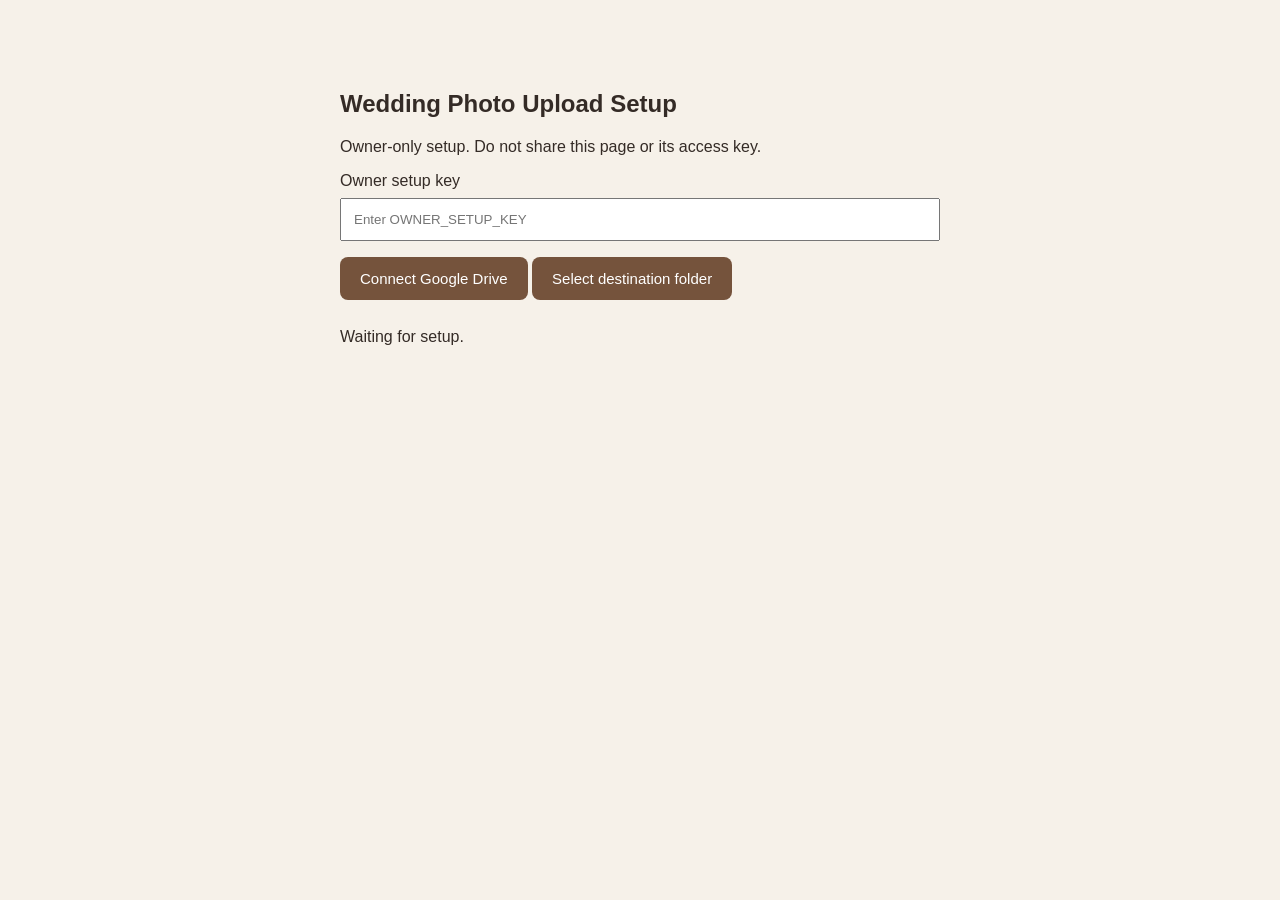
<file: owner-setup.html>
<!DOCTYPE html>
<html lang="en">
<head>
  <meta charset="UTF-8">
  <meta name="viewport" content="width=device-width, initial-scale=1">
  <title>Wedding Upload Setup</title>
  <script src="https://apis.google.com/js/api.js"></script>
  <style>
    body {
      font-family: Arial, sans-serif;
      background: #f6f1e9;
      color: #342b26;
      padding: 30px;
      max-width: 600px;
      margin: 40px auto;
    }
    button {
      padding: 13px 20px;
      margin: 8px 0;
      border: 0;
      border-radius: 8px;
      background: #75533c;
      color: white;
      cursor: pointer;
      font-size: 15px;
    }
    input {
      width: 100%;
      padding: 12px;
      box-sizing: border-box;
      margin: 8px 0;
    }
    #status { white-space: pre-wrap; margin-top: 20px; }
  </style>
</head>
<body>
  <h2>Wedding Photo Upload Setup</h2>
  <p>Owner-only setup. Do not share this page or its access key.</p>

  <label>Owner setup key</label>
  <input id="ownerKey" type="password" autocomplete="off"
         placeholder="Enter OWNER_SETUP_KEY">

  <button id="connect">Connect Google Drive</button>
  <button id="choose" disabled>Select destination folder</button>

  <p id="status">Waiting for setup.</p>

<script>
const API = "https://wedding-photo-upload-api.weddingmemoriesgf.workers.dev";
const CLIENT_ID = "315917067221-8i4f5k4usmjrhlubduh7khqpfe4v26bj.apps.googleusercontent.com";
const API_KEY = "AIzaSyAmoTJ3XZS4H5r8FSN-QkvMX10RfTTFP5Q";
const APP_ID = "315917067221";

let pickerReady = false;
let accessToken = null;

const status = message => {
  document.getElementById("status").textContent = message;
};

function ownerHeaders() {
  return {
    "Content-Type": "application/json",
    "Authorization": "Bearer " + document.getElementById("ownerKey").value
  };
}

async function post(path) {
  const response = await fetch(API + path, {
    method: "POST",
    headers: ownerHeaders()
  });
  const data = await response.json();
  if (!response.ok) throw new Error(data.error || "Request failed");
  return data;
}

document.getElementById("connect").onclick = async () => {
  try {
    status("Starting Google authorization...");
    const data = await post("/auth/start");
    window.location.href = data.authUrl;
  } catch (error) {
    status(error.message);
  }
};

async function loadPicker() {
  await new Promise(resolve => gapi.load("picker", resolve));
  pickerReady = true;
}

document.getElementById("choose").onclick = async () => {
  try {
    if (!document.getElementById("ownerKey").value) {
      throw new Error("Enter your owner setup key first.");
    }

    status("Getting Google access...");
    const data = await post("/owner/access-token");
    accessToken = data.accessToken;

    if (!pickerReady) await loadPicker();

    const view = new google.picker.DocsView(
      google.picker.ViewId.FOLDERS
    );
    view.setSelectFolderEnabled(true);
    view.setIncludeFolders(true);

    const picker = new google.picker.PickerBuilder()
      .addView(view)
      .setOAuthToken(accessToken)
      .setDeveloperKey(API_KEY)
      .setAppId(APP_ID)
      .setOrigin(window.location.origin)
      .setCallback(async result => {
        if (result.action !== google.picker.Action.PICKED) return;

        const folder = result.docs[0];
        status("Saving folder: " + folder.name);

        try {
          const response = await fetch(API + "/owner/folder", {
            method: "POST",
            headers: ownerHeaders(),
            body: JSON.stringify({ folderId: folder.id })
          });

          const saved = await response.json();
          if (!response.ok) throw new Error(saved.error || "Save failed");

          status("SUCCESS! Destination folder saved: " + saved.folderName);
        } catch (error) {
          status(error.message);
        }
      })
      .build();

    picker.setVisible(true);
  } catch (error) {
    status(error.message);
  }
};

const params = new URLSearchParams(location.search);

if (params.get("connected") === "1") {
  status("Google Drive connected! Enter your owner setup key and select the destination folder.");
  document.getElementById("choose").disabled = false;
}

if (params.get("error")) {
  status("Authorization error: " + params.get("error"));
}
</script>
</body>
</html>
</file>
<file: style.css>
*{box-sizing:border-box}
:root{--ivory:#f5f0e8;--paper:#fbf8f2;--gold:#b99a55;--gold-light:#dfcfaa;--olive:#8d9878;--purple:#765c78;--ink:#675b55}
html{scroll-behavior:smooth}
body{margin:0;background:#e9e4dc;color:var(--ink);font-family:"Cormorant Garamond",Georgia,serif}
body:before{content:"";position:fixed;inset:0;z-index:-1;background:repeating-linear-gradient(135deg,transparent 0 39px,rgba(155,139,113,.045) 40px 41px),#f5f1e9}
.site-header{height:58px;max-width:1440px;margin:auto;padding:0 4.5%;display:flex;align-items:center;justify-content:space-between}
.monogram{font-family:"Playfair Display",serif;color:var(--purple);font-size:17px;text-decoration:none;letter-spacing:.1em}
.monogram span{color:var(--gold);font-style:italic}
.jump{font-size:9px;letter-spacing:.22em;text-decoration:none;color:#9a8d7b}.jump span{color:var(--gold);font-size:14px;margin-left:8px}
.spread{width:min(calc(100% - 36px),790px);margin:0 auto 70px;display:flex;flex-direction:column;gap:42px;align-items:stretch}
.panel{position:relative;isolation:isolate;overflow:hidden;aspect-ratio:7.5 / 10.5;min-height:0;background:var(--paper);border:1px solid #e3d5bd;box-shadow:0 16px 42px rgba(77,65,50,.10);text-align:center}
.panel:before{content:"";position:absolute;inset:9px;border:1px solid rgba(185,154,85,.44);z-index:-1;pointer-events:none}
.panel:after{content:"";position:absolute;inset:15px;border:1px solid rgba(185,154,85,.15);z-index:-1;pointer-events:none}
.cover-panel{display:flex;align-items:center;justify-content:center;min-height:0}
.cover-inner{position:relative;z-index:2;width:100%;padding:55px 24px 95px}
.tiny-label{font-size:9px;letter-spacing:.25em;color:#a18d64;margin:0 0 24px}
.arch{width:72%;max-width:390px;height:clamp(390px,54vw,500px);margin:0 auto;border:2px solid var(--gold);border-bottom:0;border-radius:50% 50% 0 0/31% 31% 0 0;position:relative;padding:145px 8px 0}
.arch:after{content:"";position:absolute;inset:7px 7px 0;border:1px solid rgba(185,154,85,.45);border-bottom:0;border-radius:inherit;pointer-events:none}
.cross-symbol{position:absolute;top:48px;left:50%;transform:translateX(-50%);font-size:47px;color:var(--gold);text-shadow:0 0 0 #fff}
.cover-name{font-family:"Great Vibes",cursive;color:var(--purple);font-size:clamp(43px,5vw,66px);line-height:1;margin:0;white-space:nowrap}
.weds{font-family:"Great Vibes",cursive;color:var(--gold);font-size:34px;margin:13px 0 5px}
.second-name{font-size:clamp(43px,5vw,65px)}
.cover-date{font-size:10px;letter-spacing:.24em;color:#a28c60;margin:32px 0 0}
.cover-bottom-mark{font-size:21px;color:var(--gold);margin-top:34px}
.panel-caption{position:absolute;bottom:23px;left:0;right:0;font-size:8px;letter-spacing:.25em;color:#a79a83;margin:0}
.flower-cluster{position:absolute;width:230px;z-index:1;opacity:.82;pointer-events:none;filter:drop-shadow(0 5px 5px rgba(68,60,48,.08))}
.flower-cluster svg{width:100%;height:auto}
.cover-flower-top{top:-23px;left:-32px;transform:rotate(-12deg)}
.cover-flower-bottom{right:-42px;bottom:-28px;transform:rotate(164deg)}
.details-panel{padding:53px 36px 45px}
.details-inner{position:relative;z-index:2;max-width:490px;margin:auto}
.details-inner>.tiny-label{margin-bottom:16px}
.details-cross{font-size:30px;color:var(--gold);margin:0 0 12px}
.bible-verse{font-family:"Playfair Display",serif;font-style:italic;font-size:clamp(17px,2vw,22px);line-height:1.42;color:var(--purple);margin:0 auto 8px;max-width:420px}
.verse-reference{font-size:9px;letter-spacing:.22em;color:#a18a5a;margin:0}
.fine-rule{position:relative;width:70%;height:17px;margin:18px auto;color:var(--gold);display:grid;place-items:center}
.fine-rule:before{content:"";position:absolute;left:0;right:0;top:50%;height:1px;background:linear-gradient(90deg,transparent,var(--gold-light),transparent)}
.fine-rule span{position:relative;background:var(--paper);padding:0 12px;font-size:13px}
.parents{font-family:"Playfair Display",serif;font-style:italic;color:var(--purple);font-size:clamp(15px,1.8vw,19px);line-height:1.5;margin:0}
.parents i{display:inline-block;color:var(--gold);font-size:14px;margin:3px}
.invitation-copy{font-size:15px;line-height:1.3;max-width:440px;margin:14px auto 15px}
.detail-name{font-family:"Great Vibes",cursive;color:var(--purple);font-size:clamp(40px,5vw,56px);line-height:1;margin:0}
.qualification{font-size:11px;color:#958394;margin:0}
.with{font-family:"Great Vibes",cursive;color:var(--gold);font-size:25px;margin:1px 0}
.bride{margin-top:0}
.rings{margin:13px auto 10px}
.rings span{font-size:18px}
.daughter{font-size:13px;font-weight:600;margin:0}
.event{margin:20px auto 8px}
.event-label{font-size:8px;letter-spacing:.22em;color:#a28d64;margin:0 0 6px}
h2{font-family:"Playfair Display",serif;font-size:clamp(19px,2.4vw,25px);font-weight:400;letter-spacing:.04em;color:var(--purple);text-transform:uppercase;margin:5px 0}
h2 a{color:inherit;text-decoration:none;border-bottom:1px solid transparent;transition:border-color .2s}
h2 a:hover{border-color:var(--gold)}
h2 small{font:12px Arial,sans-serif;color:var(--gold);vertical-align:top}
.event>p:not(.event-label){font-size:14px;margin:3px 0;line-height:1.25}
.event .minister{font-style:italic;color:#88778a}
.event-date{margin-top:7px!important}
.event-date b{color:var(--gold);font-weight:400;padding:0 4px}
.reception{margin-top:15px}
.reception-time{color:#74675d}
.reception-time strong{color:var(--purple)}
.compliments{font-family:"Playfair Display",serif;font-style:italic;color:var(--purple);font-size:16px;margin:0}
.sister{font-family:"Great Vibes",cursive;font-size:38px;color:var(--purple);margin:0}
.details-flower-top{top:-27px;left:-58px;transform:rotate(-14deg);opacity:.45;width:190px}
.details-flower-bottom{right:-55px;bottom:-30px;transform:rotate(160deg);opacity:.6;width:205px}
footer{text-align:center;padding:0 20px 28px;color:#a3947b;font-size:9px;letter-spacing:.22em}
footer span{color:var(--gold);padding:0 8px}
.svg-library{position:absolute;width:0;height:0;overflow:hidden}
.panel{animation:paper-in .85s ease both}
.details-panel{animation-delay:.14s}
.flower-cluster{animation:gentle-float 7s ease-in-out infinite}
.cover-flower-bottom,.details-flower-bottom{animation-delay:-3.5s}
@keyframes paper-in{from{opacity:0;transform:translateY(18px)}to{opacity:1;transform:translateY(0)}}
@keyframes gentle-float{0%,100%{translate:0 0}50%{translate:0 8px}}
@media(max-width:820px){
 .spread{width:min(100% - 24px,620px);display:flex;flex-direction:column;gap:24px}
 .panel{min-height:0}
 .cover-panel{min-height:0}
 .details-panel{padding:48px 30px 42px}
 .arch{height:440px;padding-top:135px}
 .cover-name,.second-name{font-size:clamp(54px,10vw,72px)}
 .details-inner{max-width:520px}
 .details-flower-top{width:165px}.details-flower-bottom{width:175px}
}
@media(max-width:480px){
 .site-header{height:54px;padding:0 18px}
 .spread{width:calc(100% - 18px);margin-bottom:45px}
 .cover-panel{min-height:0}
 .cover-inner{padding:48px 12px 80px}
 .arch{width:80%;height:405px;padding-top:130px}
 .cover-name,.second-name{font-size:clamp(49px,12vw,64px)}
 .weds{font-size:31px}
 .flower-cluster{width:165px}
 .cover-flower-top{left:-42px;top:-15px}.cover-flower-bottom{right:-45px;bottom:-20px}
 .details-panel{padding:43px 20px 38px}
 .invitation-copy{font-size:14px}
 .parents{font-size:16px}
 .detail-name{font-size:47px}
 .event>p:not(.event-label){font-size:13px}
 .bible-verse{font-size:18px}
}
@media(prefers-reduced-motion:reduce){*,*::before,*::after{animation:none!important;scroll-behavior:auto!important}}

.arch-flower-bed{position:absolute;z-index:4;left:50%;bottom:-5px;transform:translateX(-50%);width:125%;max-width:520px;pointer-events:none;filter:drop-shadow(0 5px 5px rgba(70,60,45,.10))}
.arch-flower-bed svg{display:block;width:100%;height:auto}
.cover-date,.cover-bottom-mark{position:relative;z-index:5}
.petal-layer{position:fixed;inset:0;overflow:hidden;pointer-events:none;z-index:30}
.petal{position:absolute;top:-30px;width:12px;height:18px;border-radius:80% 18% 75% 20%;background:linear-gradient(145deg,#fffefa,#eee9df);box-shadow:0 2px 5px rgba(90,80,65,.12);opacity:0;animation:petal-drift var(--duration) linear forwards}
.petal:after{content:"";position:absolute;left:50%;top:15%;height:70%;width:1px;background:rgba(200,190,173,.45);transform:rotate(18deg)}
@keyframes petal-drift{0%{opacity:0;transform:translate(0,-3vh) rotate(0) scale(.8)}8%{opacity:.85}35%{transform:translate(calc(var(--sway)*.5),35vh) rotate(150deg)}70%{transform:translate(calc(var(--sway)*-.3),75vh) rotate(300deg)}100%{opacity:0;transform:translate(var(--sway),112vh) rotate(480deg) scale(.7)}}
@media(max-width:820px){.spread{width:min(calc(100% - 24px),620px);display:flex;flex-direction:column;gap:24px}.panel{aspect-ratio:7.5 / 10.5;min-height:0}.cover-panel{min-height:0}}
@media(max-width:480px){.spread{width:calc(100% - 16px);gap:18px}.panel{aspect-ratio:7.5 / 10.5}.cover-panel{min-height:0}.arch{height:clamp(350px,105vw,420px);width:82%}.arch-flower-bed{width:130%}.cover-inner{padding-top:35px}.details-panel{padding:28px 18px 30px}}
@media(prefers-reduced-motion:reduce){.petal{display:none!important}}

/* Higher-contrast ivory and champagne-gold floral accents */
.arch-flower-bed{filter:drop-shadow(0 4px 7px rgba(92,67,28,.22)) saturate(1.12) contrast(1.08)}
.arch-flower-bed svg{overflow:visible}
.arch-flower-bed svg use{filter:drop-shadow(0 1px 1px rgba(145,105,40,.18))}
.arch-flower-bed svg path[fill="#929d7c"],
.arch-flower-bed svg path[fill="#879273"]{fill:#78845f}
.arch-flower-bed svg ellipse{stroke:#d5b46d;stroke-width:1.15}
.arch-flower-bed svg circle{fill:#bd8d35;stroke:#f1d99c;stroke-width:1.5}

/* Gold petal breeze */
.petal{background:linear-gradient(145deg,#fff2c9 0%,#e7c879 42%,#c79a45 100%);border:1px solid rgba(167,123,43,.5);box-shadow:0 2px 7px rgba(132,94,33,.22)}
.petal:after{background:rgba(255,250,224,.82)}

/* Venue links are visibly interactive */
.venue-link{display:inline-flex;align-items:center;justify-content:center;gap:8px;color:#98702e!important;text-decoration:underline!important;text-decoration-color:#c9a65e!important;text-decoration-thickness:1px;text-underline-offset:4px;font-weight:600;transition:color .2s ease,transform .2s ease}
.venue-link:hover{color:#6f5230!important;transform:translateY(-1px)}
.venue-link .venue-icon{width:15px;height:15px;flex:none;stroke:currentColor;fill:none;stroke-width:1.7}
.venue-map-section{width:min(calc(100% - 36px),790px);margin:38px auto 64px;padding:28px 30px;background:rgba(255,253,248,.78);border:1px solid #dfc58f;box-shadow:0 10px 35px rgba(100,77,43,.07);text-align:center}
.venue-map-section h2{margin:5px 0 8px;color:#6f536d;font-family:Georgia,serif;font-weight:400;font-size:clamp(25px,4vw,34px)}
.venue-map-section .map-caption{font-size:10px;letter-spacing:.22em;text-transform:uppercase;color:#a7864c;margin:0 0 18px}
.venue-map-grid{display:grid;grid-template-columns:1fr 1fr;gap:18px}
.venue-map-card{min-width:0;padding:10px;border:1px solid #e7d5ae;background:#fffdfa}
.venue-map-card iframe{display:block;width:100%;height:260px;border:0}
.venue-map-card h3{font-family:Georgia,serif;font-size:18px;font-weight:400;color:#765878;margin:8px 0 5px}
.venue-map-card a{font-size:12px;color:#98702e;text-decoration:underline;text-underline-offset:3px}
@media(max-width:620px){.venue-map-section{width:calc(100% - 24px);padding:22px 14px;margin:25px auto 42px}.venue-map-grid{grid-template-columns:1fr}.venue-map-card iframe{height:230px}}

/* Rounded champagne-gold frames for both embedded maps */
.venue-map-card{
  border:1.5px solid #c9a65e!important;
  border-radius:14px!important;
  overflow:hidden;
  background:#fffdfa;
  box-shadow:0 5px 16px rgba(145,111,52,.09);
}
.venue-map-card iframe{
  border:1.5px solid #d4b66f!important;
  border-radius:10px!important;
  overflow:hidden;
  box-sizing:border-box;
}
.venue-map-card h3{padding-top:3px}
.venue-map-card>a{
  display:inline-flex;
  align-items:center;
  gap:6px;
  margin:3px 0 7px;
  color:#98702e;
  text-decoration:underline;
  text-underline-offset:3px;
}
.venue-map-card>a:hover{color:#6f5230}

/* Simple top navigation for the invitation sections */
.site-header{
  position:sticky;
  top:0;
  z-index:50;
  background:rgba(250,247,241,.94);
  backdrop-filter:blur(10px);
  border-top:1px solid rgba(190,155,91,.45);
  border-bottom:1px solid rgba(190,155,91,.22);
}
.top-nav{display:flex;align-items:center;gap:clamp(18px,4vw,42px)}
.nav-link{
  display:inline-flex;
  align-items:center;
  gap:7px;
  padding:9px 0;
  color:#826b50;
  font-family:"Cormorant Garamond",Georgia,serif;
  font-size:11px;
  font-weight:600;
  letter-spacing:.2em;
  text-decoration:none;
  transition:color .2s ease;
}
.nav-link span{color:#c49a45;font-size:14px;letter-spacing:0}
.nav-link:hover{color:#684c68}
#invitation,#venue-maps{scroll-margin-top:78px}
html{scroll-behavior:smooth}
@media(max-width:480px){
 .site-header{height:54px;padding:0 5%}
 .top-nav{gap:17px}
 .nav-link{font-size:10px;letter-spacing:.14em}
}

/* Make the gently floating floral sprays visible on the bright ivory paper */
.flower-cluster{
  opacity:1!important;
  filter:drop-shadow(0 3px 5px rgba(126,91,35,.18)) saturate(1.08);
}
.flower-cluster svg ellipse{
  fill:#e8cf91!important;
  stroke:#b98b42;
  stroke-width:1.15;
}
.flower-cluster svg g[transform] ellipse:nth-child(even){
  fill:#f3e2b9!important;
}
.flower-cluster svg g[transform] circle{
  fill:#b98532!important;
  stroke:#f6e5b9;
  stroke-width:1;
}
.flower-cluster svg path[fill="#849071"],
.flower-cluster svg path[fill="#a0a889"],
.flower-cluster svg path[fill="#758363"]{
  fill:#78845e!important;
}
.flower-cluster svg path[stroke="#7f896b"]{
  stroke:#69764f;
  stroke-width:2.4;
}
.flower-cluster svg g[fill="#d2b46f"]{fill:#bd8c3b}


/* Fix both venue location pins: keep them small, outlined and gold */
.event h2 a .venue-icon{
  display:inline-block;
  width:15px;
  height:15px;
  flex:0 0 15px;
  vertical-align:-2px;
  stroke:currentColor;
  fill:none;
  stroke-width:1.7;
  overflow:visible;
}


/* Gentle typography refinement: slightly stronger body copy without a heavy look */
.invitation-copy,
.parents,
.event>p:not(.event-label),
.event-date,
.reception-time,
.venue-map-card>a{
  font-weight:500;
}
.event .minister{
  font-size:16px;
  font-weight:500;
  color:#79667b;
}
.nav-link{
  font-size:14px;
  font-weight:600;
  letter-spacing:.16em;
  color:#765f47;
}
.nav-link span{
  font-size:16px;
  font-weight:600;
}
@media(max-width:480px){
  .nav-link{font-size:12px;letter-spacing:.12em}
  .nav-link span{font-size:14px}
  .event .minister{font-size:15px}
}


/* Improve readability of the small gold captions while preserving the palette */
.tiny-label{
  color:#92733f;
  font-size:10px;
  font-weight:600;
  letter-spacing:.20em;
}
.cover-date{
  color:#92733f;
  font-size:12px;
  font-weight:600;
  letter-spacing:.20em;
}
.panel-caption{
  color:#897653;
  font-size:9px;
  font-weight:600;
  letter-spacing:.19em;
}
.verse-reference{
  color:#92733f;
  font-size:10px;
  font-weight:600;
  letter-spacing:.18em;
}
.event-label{
  color:#92733f;
  font-size:9px;
  font-weight:600;
  letter-spacing:.18em;
}
footer{
  color:#897653;
  font-size:10px;
  font-weight:600;
  letter-spacing:.18em;
}
.venue-map-section .map-caption{
  color:#92733f;
  font-size:11px;
  font-weight:600;
  letter-spacing:.17em;
}
.venue-map-card>a{
  color:#89672f;
  font-size:13px;
  font-weight:600;
  text-decoration-thickness:1.2px;
}
@media(max-width:480px){
  .tiny-label,.verse-reference{font-size:9px}
  .cover-date{font-size:11px}
  .panel-caption{font-size:8px;letter-spacing:.15em}
  .event-label{font-size:8px}
  footer{font-size:9px}
  .venue-map-section .map-caption{font-size:10px}
  .venue-map-card>a{font-size:12px}
}


/* Mobile fix: let the full invitation details panel grow with its content.
   The fixed desktop poster ratio was clipping the names and ceremony details. */
@media(max-width:820px){
  .details-panel{
    aspect-ratio:auto!important;
    height:auto!important;
    min-height:0!important;
    overflow:hidden;
    box-sizing:border-box;
  }
  .details-inner{
    width:100%;
    max-width:520px;
    margin-left:auto;
    margin-right:auto;
  }
}
</file>
